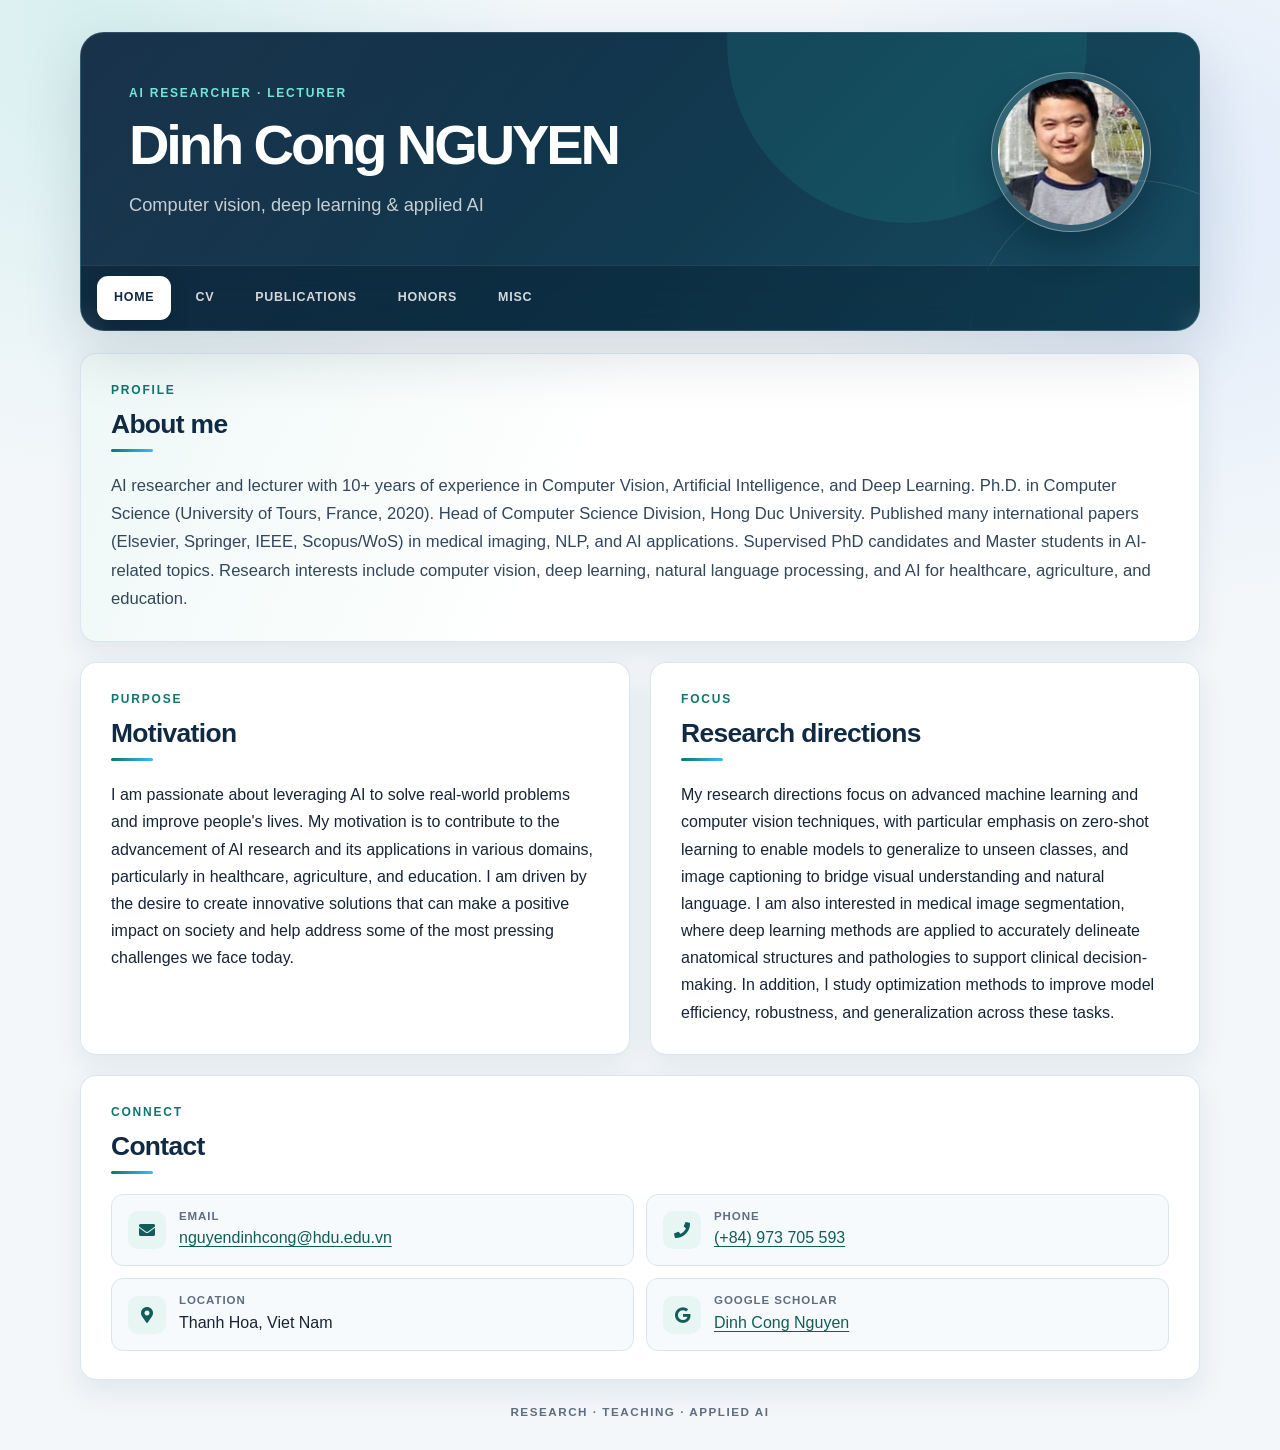
<file: index.html>
<!DOCTYPE html>
<html lang="en">

<head>
  <title>Dinh Cong NGUYEN | AI Researcher &amp; Lecturer</title>
  <meta name="description"
    content="The academic profile of Dinh Cong NGUYEN, an AI researcher and lecturer working in computer vision, deep learning, and applied AI.">
  <meta charset="UTF-8">
  <meta name="viewport" content="width=device-width, initial-scale=1.0">
  <meta name="theme-color" content="#102a43">
  <link rel="stylesheet" href="style/style.css">
  <link href="https://cdnjs.cloudflare.com/ajax/libs/font-awesome/5.15.4/css/all.min.css" rel="stylesheet">
</head>

<body class="page-home">
  <a class="skip-link" href="#site_content">Skip to content</a>

  <div id="main">
    <header id="header">
      <div id="logo">
        <div id="logo_text">
          <p class="site-kicker">AI researcher · Lecturer</p>
          <h1><a href="index.html">Dinh Cong NGUYEN</a></h1>
          <p class="site-tagline">Computer vision, deep learning &amp; applied AI</p>
        </div>
        <div id="logo_image">
          <img src="photo.JPG" alt="Portrait of Dinh Cong Nguyen" width="203" height="256">
        </div>
      </div>

      <nav id="menubar" aria-label="Primary navigation">
        <ul id="menu">
          <li class="selected">
            <a href="index.html" aria-current="page">Home</a>
          </li>
          <li><a href="cv.html">CV</a></li>
          <li><a href="publication.html">Publications</a></li>
          <li><a href="honors.html">Honors</a></li>
          <li><a href="misc.html">Misc</a></li>
        </ul>
      </nav>
    </header>

    <main id="site_content" tabindex="-1">
      <div id="content" class="home-grid">
        <section class="content-card intro-card">
          <p class="section-kicker">Profile</p>
          <h2>About me</h2>
          <p style="max-width: None;">
            AI researcher and lecturer with 10+ years of experience in Computer
            Vision, Artificial Intelligence, and Deep Learning. Ph.D. in
            Computer Science (University of Tours, France, 2020). Head of
            Computer Science Division, Hong Duc University. Published many
            international papers (Elsevier, Springer, IEEE, Scopus/WoS) in
            medical imaging, NLP, and AI applications. Supervised PhD candidates
            and Master students in AI-related topics. Research interests include
            computer vision, deep learning, natural language processing, and AI
            for healthcare, agriculture, and education.
          </p>
        </section>

        <section class="content-card">
          <p class="section-kicker">Purpose</p>
          <h2>Motivation</h2>
          <p>
            I am passionate about leveraging AI to solve real-world problems and
            improve people's lives. My motivation is to contribute to the
            advancement of AI research and its applications in various domains,
            particularly in healthcare, agriculture, and education. I am driven
            by the desire to create innovative solutions that can make a
            positive impact on society and help address some of the most
            pressing challenges we face today.
          </p>
        </section>

        <section class="content-card">
          <p class="section-kicker">Focus</p>
          <h2>Research directions</h2>
          <p>
            My research directions focus on advanced machine learning and
            computer vision techniques, with particular emphasis on zero-shot
            learning to enable models to generalize to unseen classes, and image
            captioning to bridge visual understanding and natural language. I am
            also interested in medical image segmentation, where deep learning
            methods are applied to accurately delineate anatomical structures
            and pathologies to support clinical decision-making. In addition, I
            study optimization methods to improve model efficiency, robustness,
            and generalization across these tasks.
          </p>
        </section>

        <section class="content-card contact-card">
          <p class="section-kicker">Connect</p>
          <h2>Contact</h2>
          <ul class="contact-list">
            <li>
              <span class="contact-icon" aria-hidden="true">
                <i class="fas fa-envelope"></i>
              </span>
              <span>
                <span class="contact-label">Email</span>
                <a href="mailto:nguyendinhcong@hdu.edu.vn">
                  nguyendinhcong@hdu.edu.vn
                </a>
              </span>
            </li>
            <li>
              <span class="contact-icon" aria-hidden="true">
                <i class="fas fa-phone"></i>
              </span>
              <span>
                <span class="contact-label">Phone</span>
                <a href="tel:+84973705593">(+84)&nbsp;973&nbsp;705&nbsp;593</a>
              </span>
            </li>
            <li>
              <span class="contact-icon" aria-hidden="true">
                <i class="fas fa-map-marker-alt"></i>
              </span>
              <span>
                <span class="contact-label">Location</span>
                Thanh Hoa, Viet Nam
              </span>
            </li>
            <li>
              <span class="contact-icon" aria-hidden="true">
                <i class="fab fa-google"></i>
              </span>
              <span>
                <span class="contact-label">Google Scholar</span>
                <a href="https://scholar.google.com/citations?user=vSC8hHMAAAAJ&amp;hl=en">
                  Dinh Cong Nguyen
                </a>
              </span>
            </li>
          </ul>
        </section>
      </div>
    </main>

    <footer id="footer">
      <p>Research · Teaching · Applied AI</p>
    </footer>
  </div>
</body>

</html>
</file>
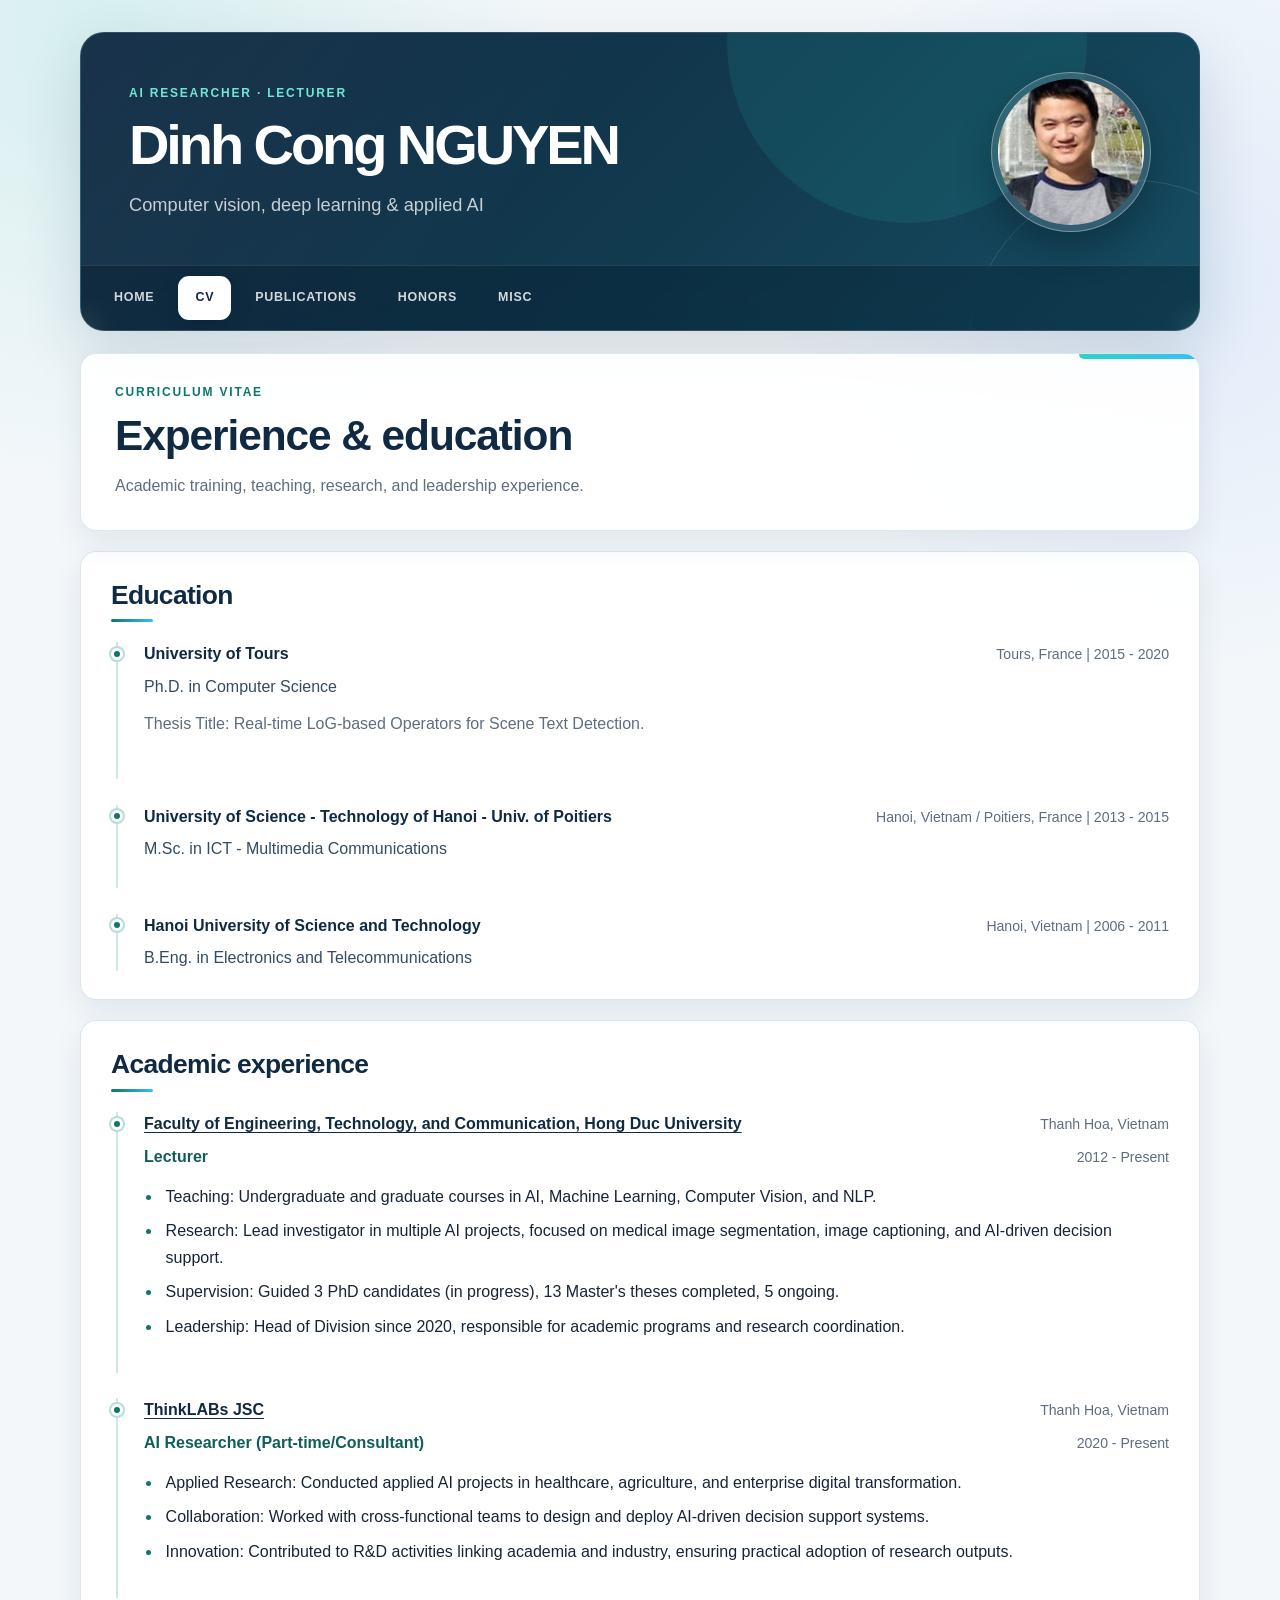
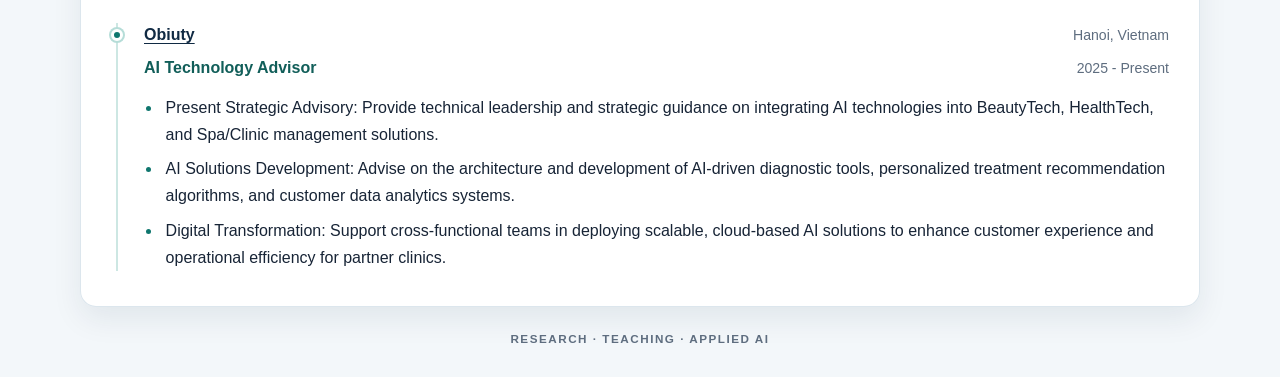
<file: cv.html>
<!DOCTYPE html>
<html lang="en">

<head>
  <title>Curriculum Vitae | Dinh Cong NGUYEN</title>
  <meta name="description" content="Education and academic experience of AI researcher and lecturer Dinh Cong NGUYEN.">
  <meta charset="UTF-8">
  <meta name="viewport" content="width=device-width, initial-scale=1.0">
  <meta name="theme-color" content="#102a43">
  <link rel="stylesheet" href="style/style.css">
</head>

<body class="page-cv">
  <a class="skip-link" href="#site_content">Skip to content</a>

  <div id="main">
    <header id="header">
      <div id="logo">
        <div id="logo_text">
          <p class="site-kicker">AI researcher · Lecturer</p>
          <p class="site-title"><a href="index.html">Dinh Cong NGUYEN</a></p>
          <p class="site-tagline">Computer vision, deep learning &amp; applied AI</p>
        </div>
        <div id="logo_image">
          <img src="photo.JPG" alt="Portrait of Dinh Cong Nguyen" width="203" height="256">
        </div>
      </div>

      <nav id="menubar" aria-label="Primary navigation">
        <ul id="menu">
          <li><a href="index.html">Home</a></li>
          <li class="selected">
            <a href="cv.html" aria-current="page">CV</a>
          </li>
          <li><a href="publication.html">Publications</a></li>
          <li><a href="honors.html">Honors</a></li>
          <li><a href="misc.html">Misc</a></li>
        </ul>
      </nav>
    </header>

    <main id="site_content" tabindex="-1">
      <header class="page-heading">
        <p class="section-kicker">Curriculum vitae</p>
        <h1>Experience &amp; education</h1>
        <p>Academic training, teaching, research, and leadership experience.</p>
      </header>

      <div id="content">
        <section class="content-card cv-section">
          <h2>Education</h2>

          <article class="edu-item">
            <header class="item-header">
              <span class="item-title">University of Tours</span>
              <span class="item-meta">Tours, France | 2015 - 2020</span>
            </header>
            <div class="item-subheader">
              <span>Ph.D. in Computer Science</span>
            </div>
            <p class="item-detail">
              Thesis Title: Real-time LoG-based Operators for Scene Text
              Detection.
            </p>
          </article>

          <article class="edu-item">
            <header class="item-header">
              <span class="item-title">
                University of Science - Technology of Hanoi - Univ. of
                Poitiers
              </span>
              <span class="item-meta">
                Hanoi, Vietnam / Poitiers, France | 2013 - 2015
              </span>
            </header>
            <div class="item-subheader">
              <span>M.Sc. in ICT - Multimedia Communications</span>
            </div>
          </article>

          <article class="edu-item">
            <header class="item-header">
              <span class="item-title">
                Hanoi University of Science and Technology
              </span>
              <span class="item-meta">Hanoi, Vietnam | 2006 - 2011</span>
            </header>
            <div class="item-subheader">
              <span>B.Eng. in Electronics and Telecommunications</span>
            </div>
          </article>
        </section>

        <section class="content-card cv-section">
          <h2>Academic experience</h2>

          <article class="exp-item">
            <header class="item-header">
              <a class="item-title" href="https://hdu.edu.vn/" target="_blank" rel="noopener noreferrer">
                Faculty of Engineering, Technology, and Communication, Hong
                Duc University
              </a>
              <span class="item-meta">Thanh Hoa, Vietnam</span>
            </header>
            <div class="item-subheader">
              <span class="item-role">Lecturer</span>
              <span class="item-meta">2012 - Present</span>
            </div>
            <ul class="item-list">
              <li>
                Teaching: Undergraduate and graduate courses in AI, Machine
                Learning, Computer Vision, and NLP.
              </li>
              <li>
                Research: Lead investigator in multiple AI projects, focused
                on medical image segmentation, image captioning, and AI-driven
                decision support.
              </li>
              <li>
                Supervision: Guided 3 PhD candidates (in progress), 13
                Master's theses completed, 5 ongoing.
              </li>
              <li>
                Leadership: Head of Division since 2020, responsible for
                academic programs and research coordination.
              </li>
            </ul>
          </article>

          <article class="exp-item">
            <header class="item-header">
              <a class="item-title" href="https://thinklabs.com.vn/" target="_blank" rel="noopener noreferrer">ThinkLABs JSC</a>
              <span class="item-meta">Thanh Hoa, Vietnam</span>
            </header>
            <div class="item-subheader">
              <span class="item-role">
                AI Researcher (Part-time/Consultant)
              </span>
              <span class="item-meta">2020 - Present</span>
            </div>
            <ul class="item-list">
              <li>
                Applied Research: Conducted applied AI projects in healthcare,
                agriculture, and enterprise digital transformation.
              </li>
              <li>
                Collaboration: Worked with cross-functional teams to design
                and deploy AI-driven decision support systems.
              </li>
              <li>
                Innovation: Contributed to R&amp;D activities linking academia
                and industry, ensuring practical adoption of research outputs.
              </li>
            </ul>
          </article>
          <article class="exp-item">
            <header class="item-header">
              <a class="item-title" href="https://obiuty.com/" target="_blank" rel="noopener noreferrer">Obiuty</a>
              <span class="item-meta">Hanoi, Vietnam</span>
            </header>
            <div class="item-subheader">
              <span class="item-role">
                AI Technology Advisor
              </span>
              <span class="item-meta">2025 - Present</span>
            </div>
            <ul class="item-list">
              <li>
                Present Strategic Advisory: Provide technical leadership and strategic guidance on integrating AI
                technologies into BeautyTech, HealthTech, and Spa/Clinic management solutions.
              </li>
              <li>
                AI Solutions Development: Advise on the architecture and development of AI-driven diagnostic tools,
                personalized treatment recommendation algorithms, and customer data analytics systems.
              </li>
              <li>
                Digital Transformation: Support cross-functional teams in deploying scalable, cloud-based AI solutions
                to enhance customer experience and operational efficiency for partner clinics.
              </li>
            </ul>
          </article>
        </section>
      </div>
    </main>

    <footer id="footer">
      <p>Research · Teaching · Applied AI</p>
    </footer>
  </div>
</body>

</html>
</file>
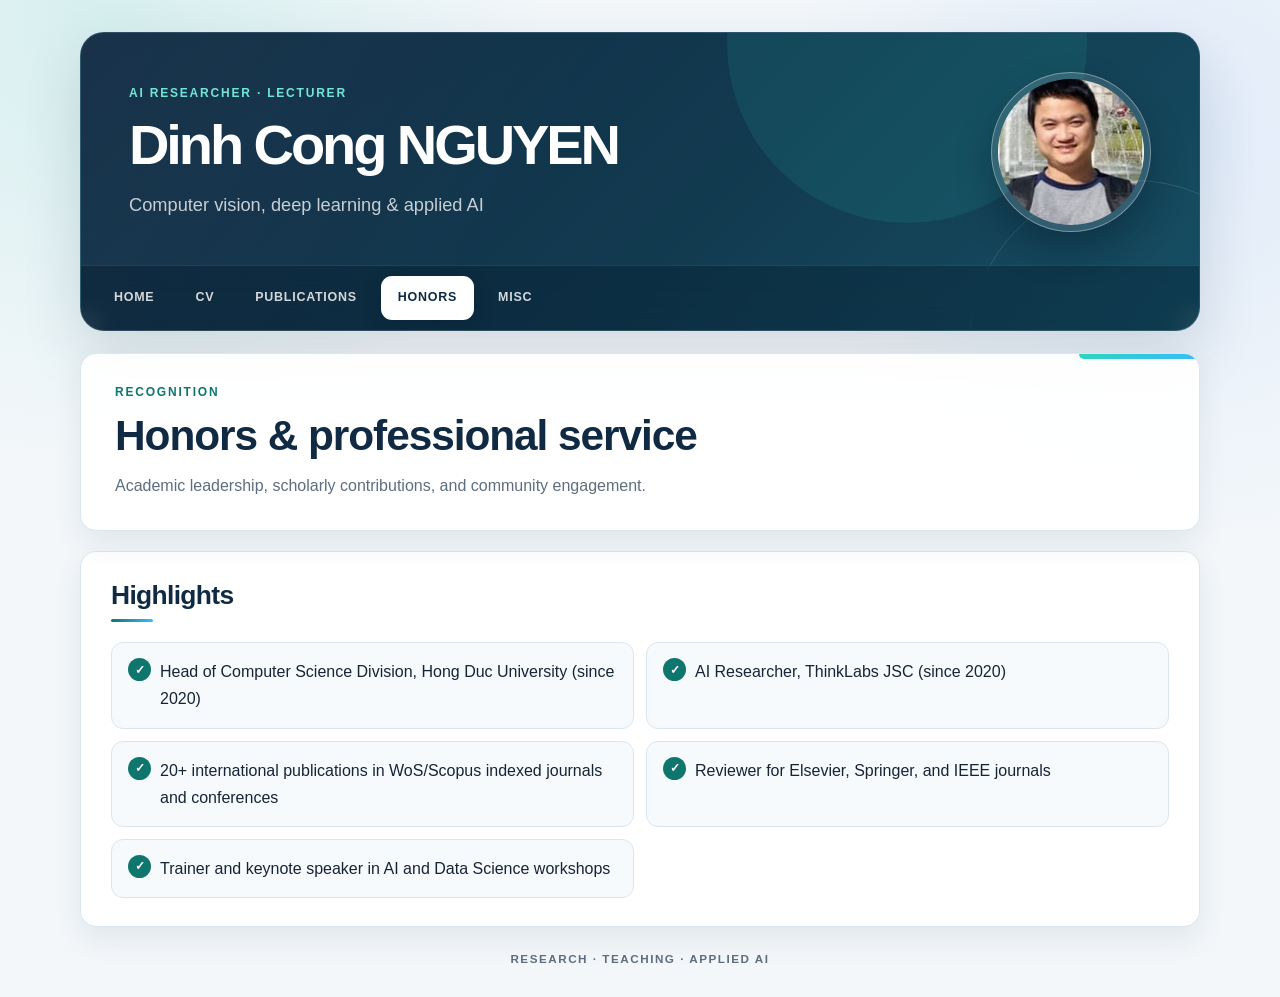
<file: honors.html>
<!DOCTYPE html>
<html lang="en">
  <head>
    <title>Honors &amp; Recognition | Dinh Cong NGUYEN</title>
    <meta
      name="description"
      content="Honors, academic leadership, reviewing, and professional recognition of Dinh Cong NGUYEN."
    >
    <meta charset="UTF-8">
    <meta name="viewport" content="width=device-width, initial-scale=1.0">
    <meta name="theme-color" content="#102a43">
    <link rel="stylesheet" href="style/style.css">
  </head>

  <body class="page-honors">
    <a class="skip-link" href="#site_content">Skip to content</a>

    <div id="main">
      <header id="header">
        <div id="logo">
          <div id="logo_text">
            <p class="site-kicker">AI researcher · Lecturer</p>
            <p class="site-title"><a href="index.html">Dinh Cong NGUYEN</a></p>
            <p class="site-tagline">Computer vision, deep learning &amp; applied AI</p>
          </div>
          <div id="logo_image">
            <img
              src="photo.JPG"
              alt="Portrait of Dinh Cong Nguyen"
              width="203"
              height="256"
            >
          </div>
        </div>

        <nav id="menubar" aria-label="Primary navigation">
          <ul id="menu">
            <li><a href="index.html">Home</a></li>
            <li><a href="cv.html">CV</a></li>
            <li><a href="publication.html">Publications</a></li>
            <li class="selected">
              <a href="honors.html" aria-current="page">Honors</a>
            </li>
            <li><a href="misc.html">Misc</a></li>
          </ul>
        </nav>
      </header>

      <main id="site_content" tabindex="-1">
        <header class="page-heading">
          <p class="section-kicker">Recognition</p>
          <h1>Honors &amp; professional service</h1>
          <p>Academic leadership, scholarly contributions, and community engagement.</p>
        </header>

        <div id="content">
          <section class="content-card">
            <h2>Highlights</h2>
            <ul class="achievement-list">
              <li>
                Head of Computer Science Division, Hong Duc University (since
                2020)
              </li>
              <li>AI Researcher, ThinkLabs JSC (since 2020)</li>
              <li>
                20+ international publications in WoS/Scopus indexed journals
                and conferences
              </li>
              <li>Reviewer for Elsevier, Springer, and IEEE journals</li>
              <li>
                Trainer and keynote speaker in AI and Data Science workshops
              </li>
            </ul>
          </section>
        </div>
      </main>

      <footer id="footer">
        <p>Research · Teaching · Applied AI</p>
      </footer>
    </div>
  </body>
</html>
</file>
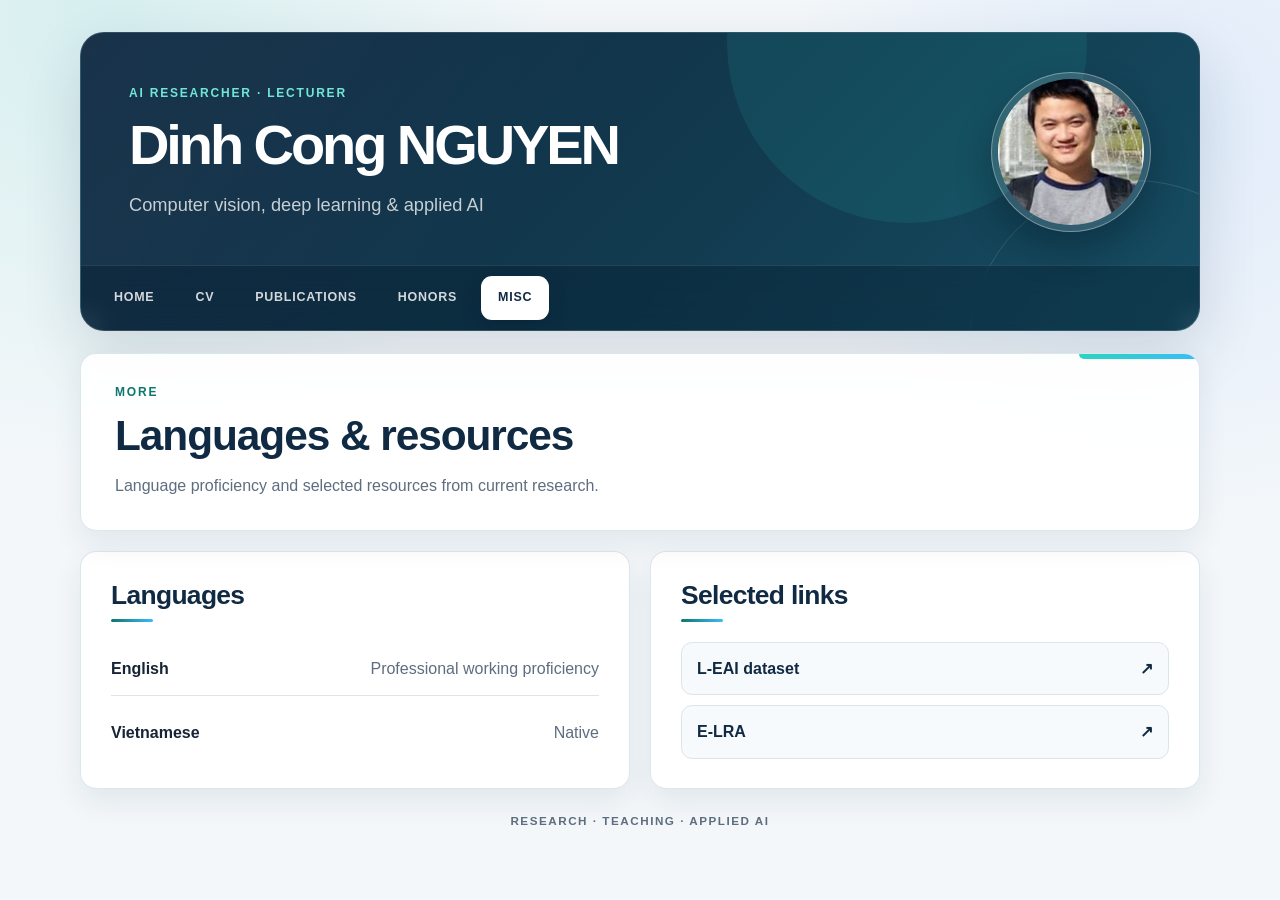
<file: misc.html>
<!DOCTYPE html>
<html lang="en">
  <head>
    <title>More | Dinh Cong NGUYEN</title>
    <meta
      name="description"
      content="Languages, research datasets, and useful links from Dinh Cong NGUYEN."
    >
    <meta charset="UTF-8">
    <meta name="viewport" content="width=device-width, initial-scale=1.0">
    <meta name="theme-color" content="#102a43">
    <link rel="stylesheet" href="style/style.css">
  </head>

  <body class="page-misc">
    <a class="skip-link" href="#site_content">Skip to content</a>

    <div id="main">
      <header id="header">
        <div id="logo">
          <div id="logo_text">
            <p class="site-kicker">AI researcher · Lecturer</p>
            <p class="site-title"><a href="index.html">Dinh Cong NGUYEN</a></p>
            <p class="site-tagline">Computer vision, deep learning &amp; applied AI</p>
          </div>
          <div id="logo_image">
            <img
              src="photo.JPG"
              alt="Portrait of Dinh Cong Nguyen"
              width="203"
              height="256"
            >
          </div>
        </div>

        <nav id="menubar" aria-label="Primary navigation">
          <ul id="menu">
            <li><a href="index.html">Home</a></li>
            <li><a href="cv.html">CV</a></li>
            <li><a href="publication.html">Publications</a></li>
            <li><a href="honors.html">Honors</a></li>
            <li class="selected">
              <a href="misc.html" aria-current="page">Misc</a>
            </li>
          </ul>
        </nav>
      </header>

      <main id="site_content" tabindex="-1">
        <header class="page-heading">
          <p class="section-kicker">More</p>
          <h1>Languages &amp; resources</h1>
          <p>Language proficiency and selected resources from current research.</p>
        </header>

        <div id="content" class="two-column-grid">
          <section class="content-card">
            <h2>Languages</h2>
            <ul class="detail-list">
              <li>
                <strong>English</strong>
                <span>Professional working proficiency</span>
              </li>
              <li>
                <strong>Vietnamese</strong>
                <span>Native</span>
              </li>
            </ul>
          </section>

          <section class="content-card">
            <h2>Selected links</h2>
            <ul class="resource-list">
              <li>
                <a href="https://github.com/long-nguyen12/l-eai">
                  <span>L-EAI dataset</span>
                  <span aria-hidden="true">↗</span>
                </a>
              </li>
              <li>
                <a href="https://github.com/TongDuyDat/e-lra">
                  <span>E-LRA</span>
                  <span aria-hidden="true">↗</span>
                </a>
              </li>
              <!--
                <li>
                  <a href="https://github.com/long-nguyen12/HDUCap">
                    <span>HDUCap dataset</span>
                    <span aria-hidden="true">↗</span>
                  </a>
                </li>
              -->
            </ul>
          </section>
        </div>
      </main>

      <footer id="footer">
        <p>Research · Teaching · Applied AI</p>
      </footer>
    </div>
  </body>
</html>
</file>
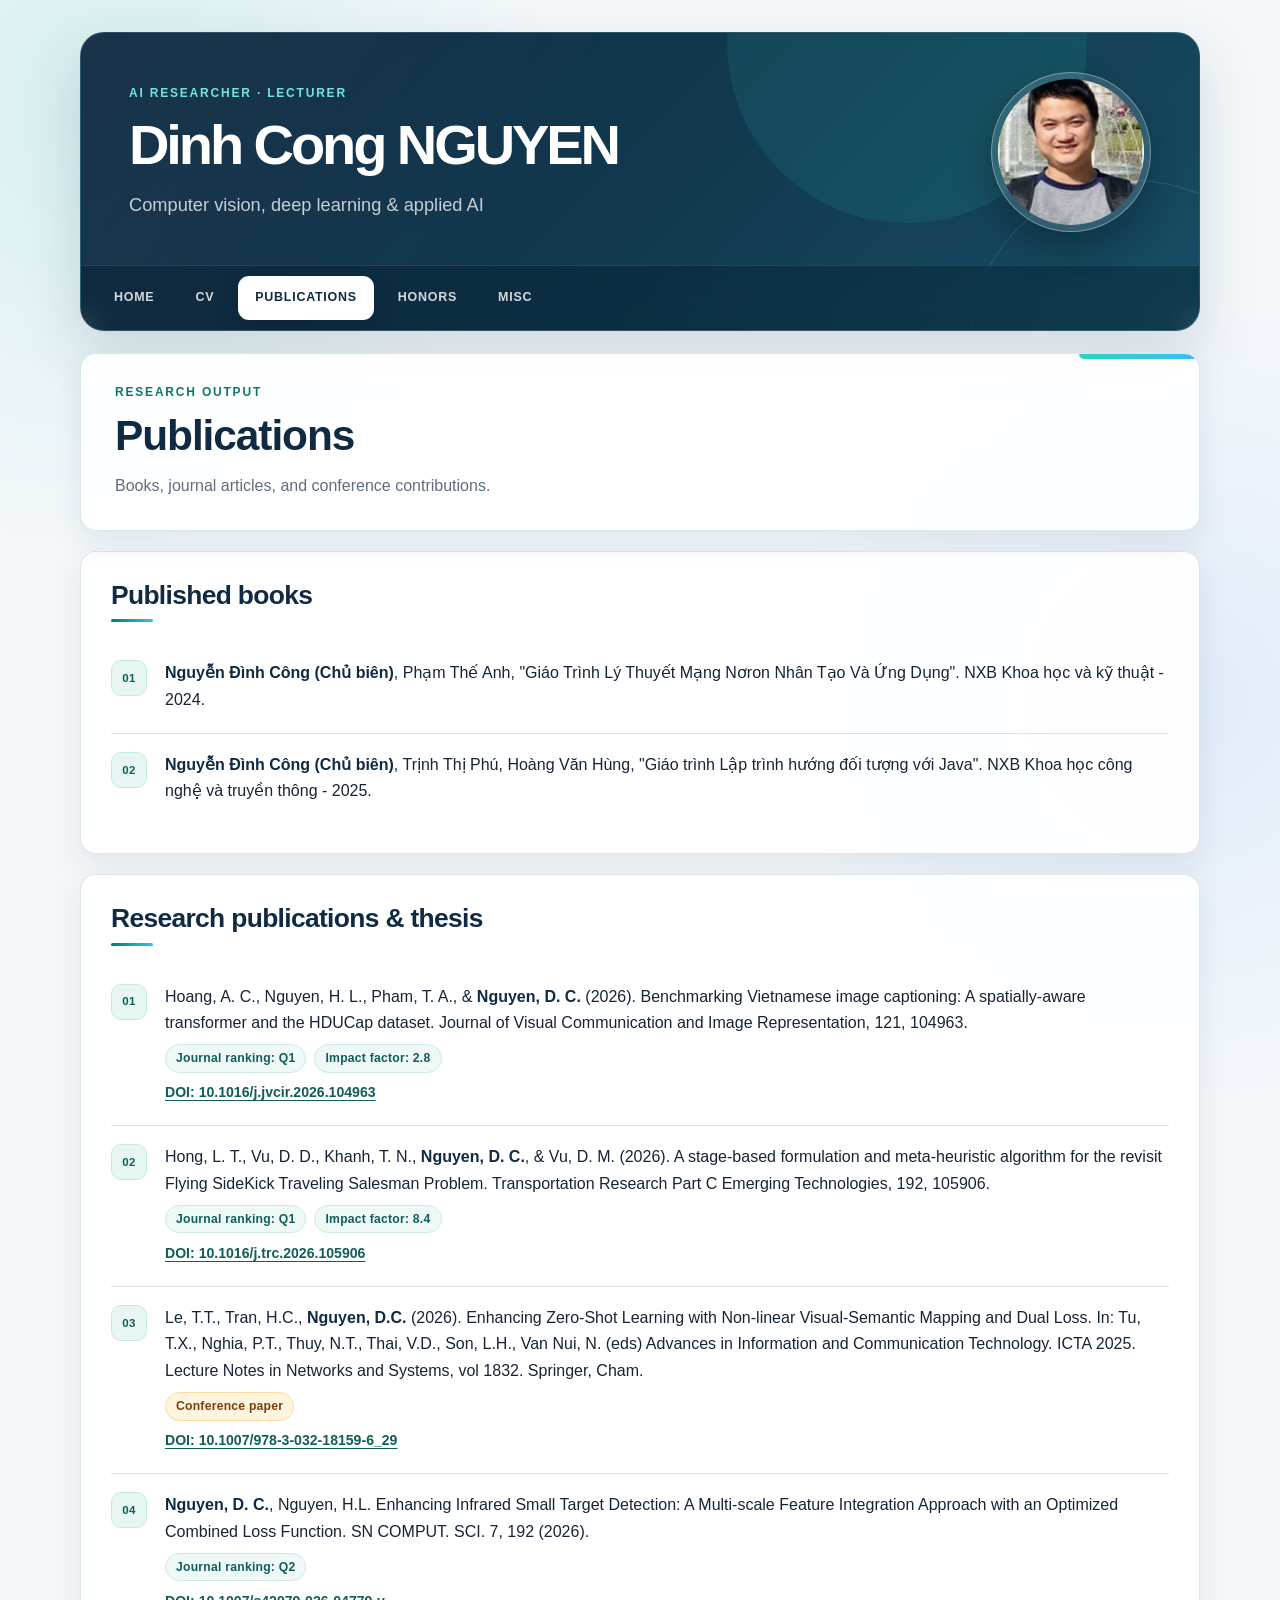
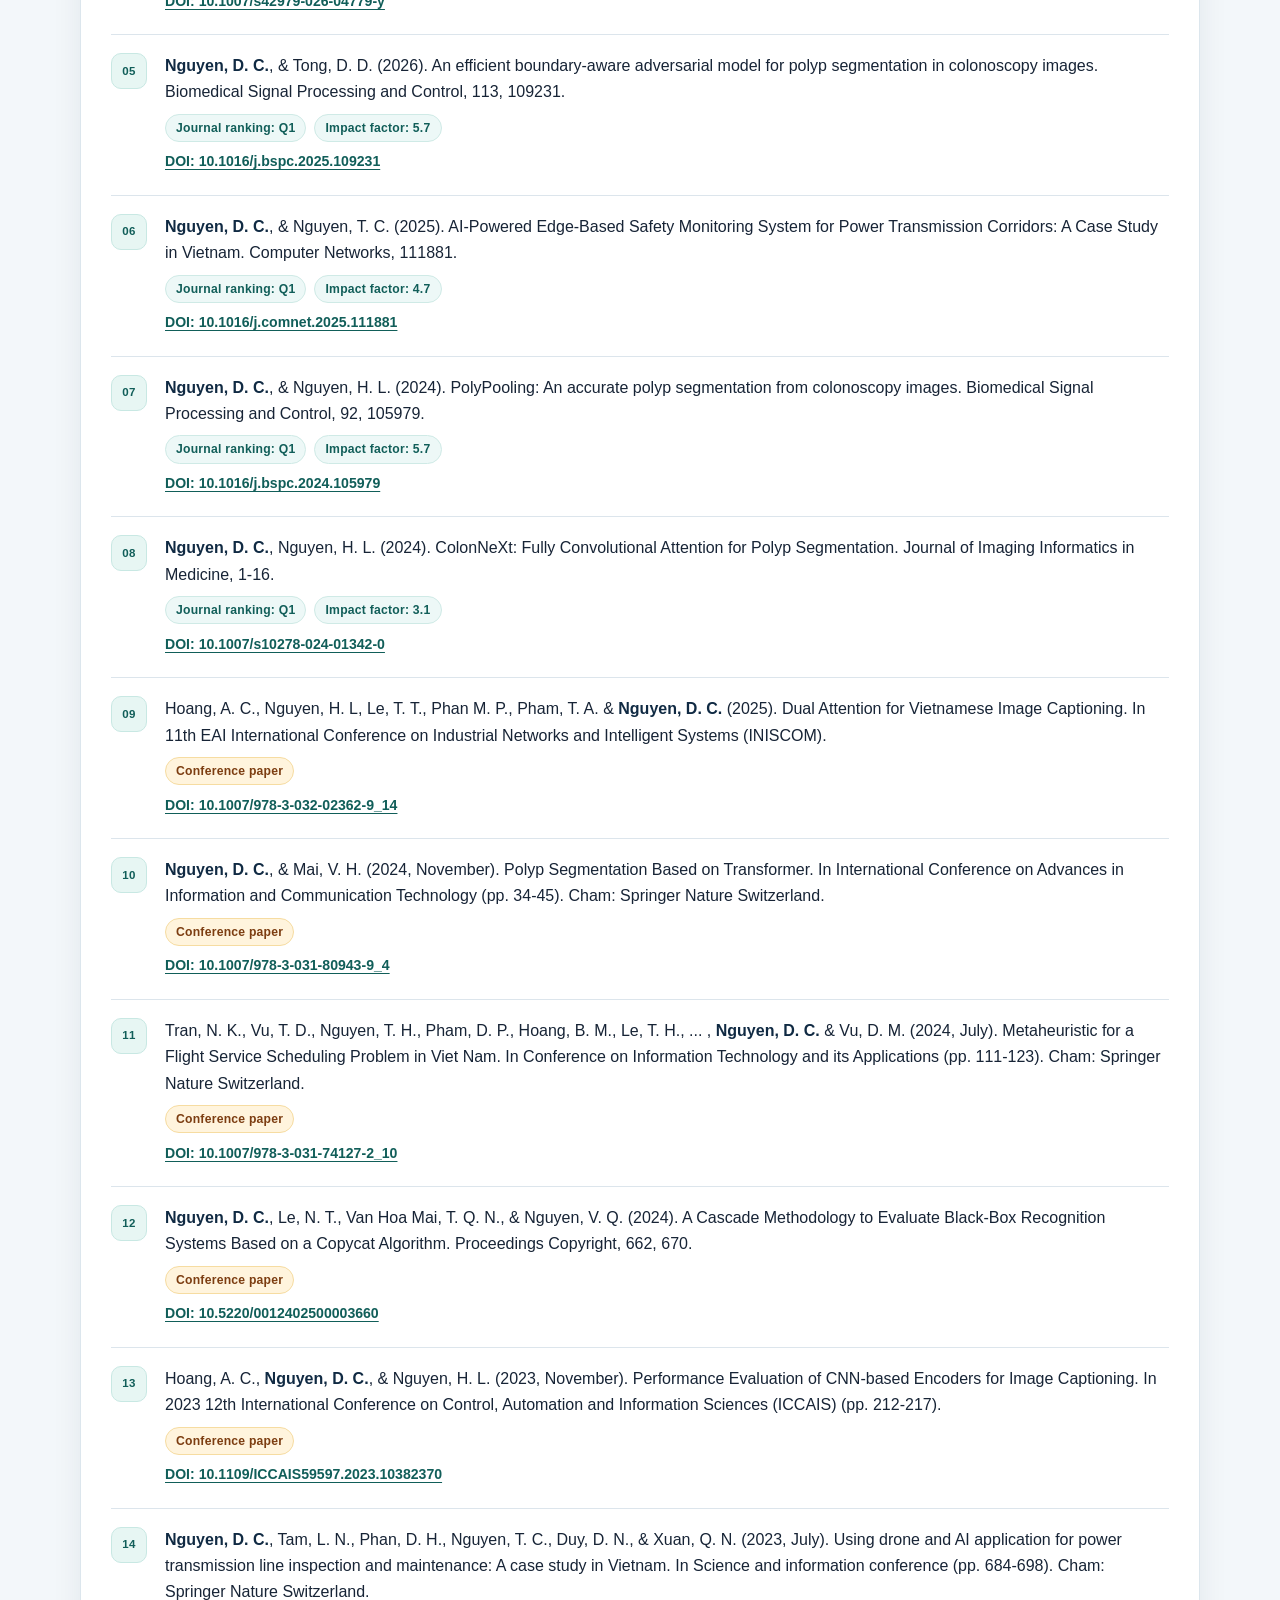
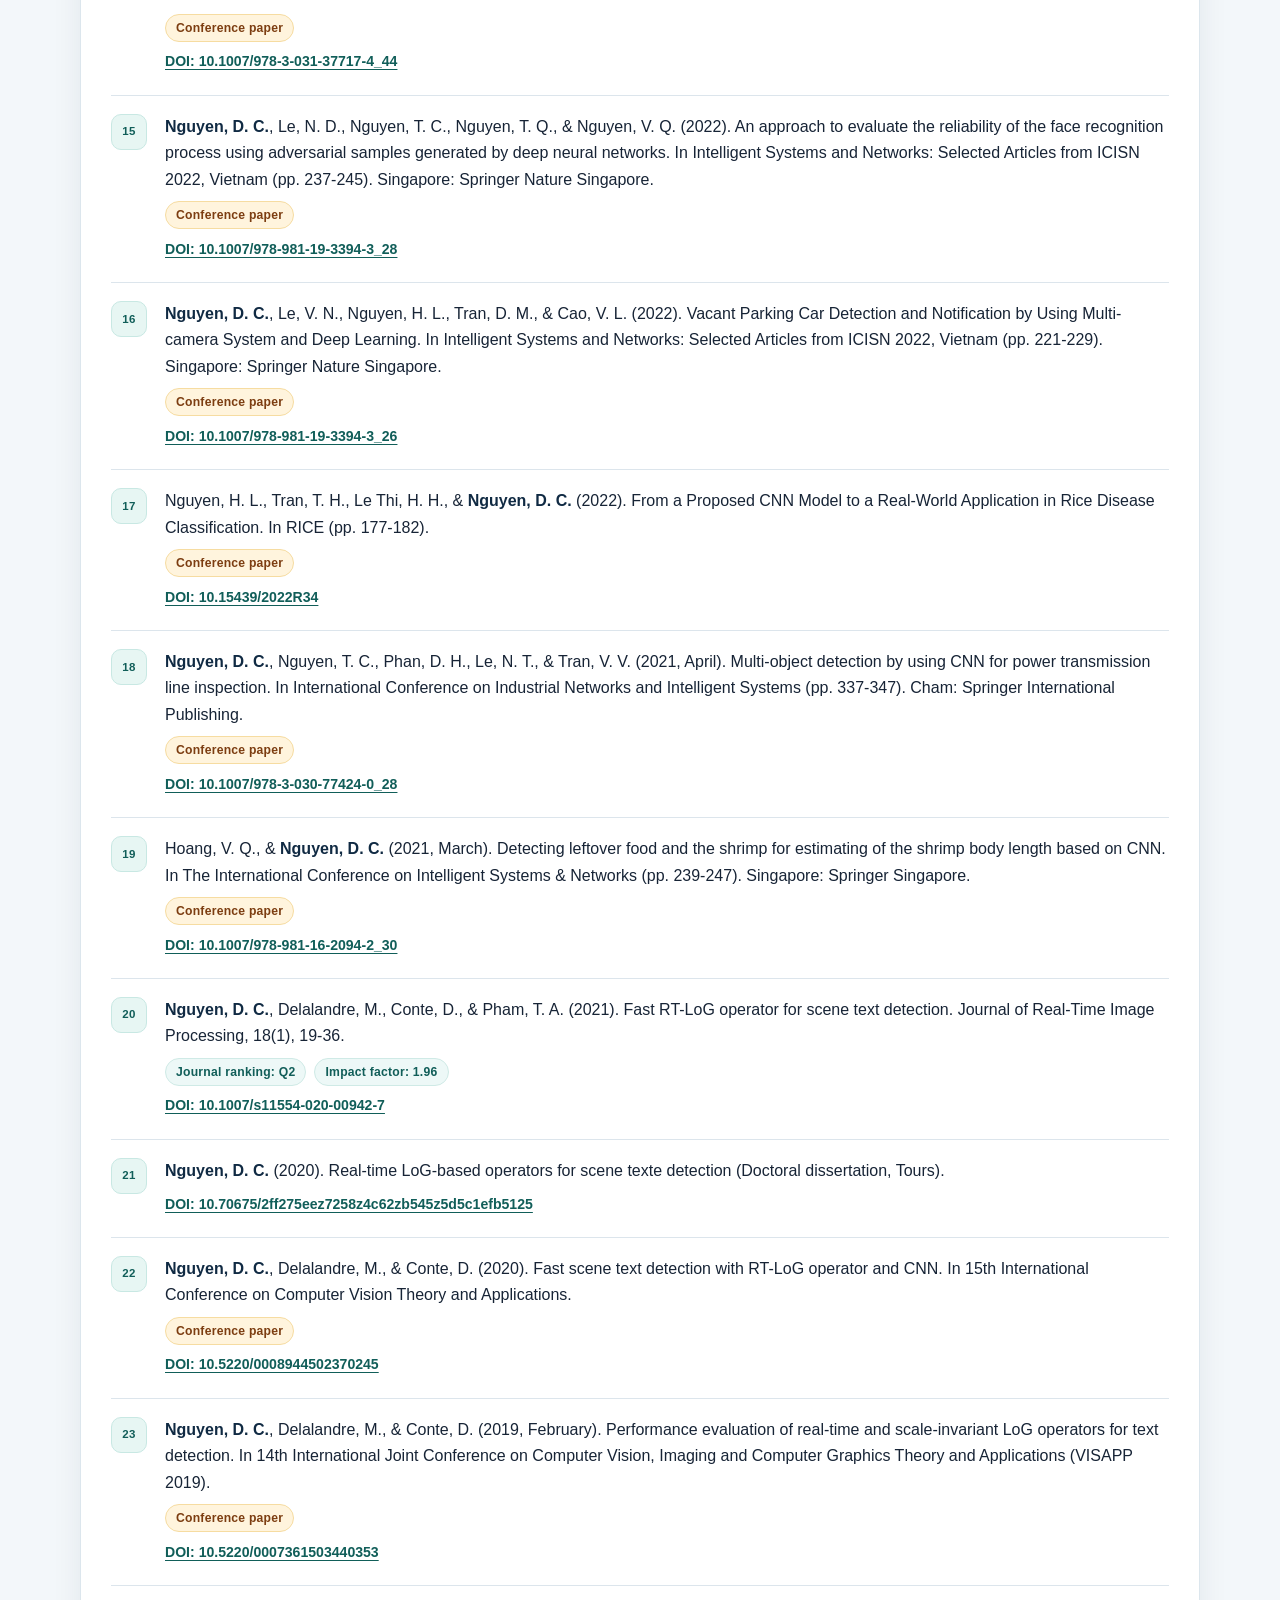
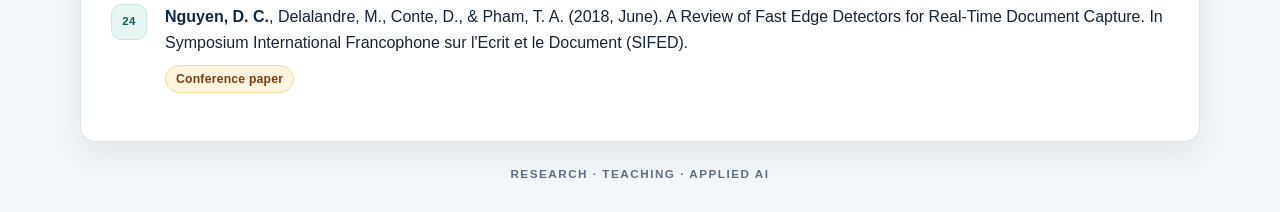
<file: publication.html>
<!DOCTYPE html>
<html lang="en">

<head>
  <title>Publications | Dinh Cong NGUYEN</title>
  <meta name="description"
    content="Books, journal articles, conference papers, and research publications by Dinh Cong NGUYEN.">
  <meta charset="UTF-8">
  <meta name="viewport" content="width=device-width, initial-scale=1.0">
  <meta name="theme-color" content="#102a43">
  <link rel="stylesheet" href="style/style.css">
</head>

<body class="page-publications">
  <a class="skip-link" href="#site_content">Skip to content</a>

  <div id="main">
    <header id="header">
      <div id="logo">
        <div id="logo_text">
          <p class="site-kicker">AI researcher · Lecturer</p>
          <p class="site-title"><a href="index.html">Dinh Cong NGUYEN</a></p>
          <p class="site-tagline">Computer vision, deep learning &amp; applied AI</p>
        </div>
        <div id="logo_image">
          <img src="photo.JPG" alt="Portrait of Dinh Cong Nguyen" width="203" height="256">
        </div>
      </div>

      <nav id="menubar" aria-label="Primary navigation">
        <ul id="menu">
          <li><a href="index.html">Home</a></li>
          <li><a href="cv.html">CV</a></li>
          <li class="selected">
            <a href="publication.html" aria-current="page">Publications</a>
          </li>
          <li><a href="honors.html">Honors</a></li>
          <li><a href="misc.html">Misc</a></li>
        </ul>
      </nav>
    </header>

    <main id="site_content" tabindex="-1">
      <header class="page-heading">
        <p class="section-kicker">Research output</p>
        <h1>Publications</h1>
        <p>Books, journal articles, and conference contributions.</p>
      </header>

      <div id="content">
        <section class="content-card">
          <h2>Published books</h2>
          <ol class="book-list">
            <li lang="vi">
              <strong>Nguyễn Đình Công (Chủ biên)</strong>, Phạm Thế Anh,
              "Giáo Trình Lý Thuyết Mạng Nơron Nhân Tạo Và Ứng Dụng". NXB Khoa
              học và kỹ thuật - 2024.
            </li>
            <li lang="vi">
              <strong>Nguyễn Đình Công (Chủ biên)</strong>, Trịnh Thị Phú,
              Hoàng Văn Hùng, "Giáo trình Lập trình hướng đối tượng với Java".
              NXB Khoa học công nghệ và truyền thông - 2025.
            </li>
          </ol>
        </section>
        <section class="content-card">
          <h2>Research publications &amp; thesis</h2>
          <ol class="publication-list">
            <li>
              Hoang, A. C., Nguyen, H. L., Pham, T. A., & <strong>Nguyen, D. C.</strong> (2026). Benchmarking Vietnamese image
              captioning: A spatially-aware transformer and the HDUCap dataset. Journal of Visual Communication and
              Image Representation, 121, 104963.
              <p class="publication-meta">
                <span class="publication-badge">Journal ranking: Q1</span>
                <span class="publication-badge">Impact factor: 2.8</span>
              </p>
              <p class="publication-actions">
                <a href="https://doi.org/10.1016/j.jvcir.2026.104963">DOI: 10.1016/j.jvcir.2026.104963</a>
              </p>
            </li>
            <li>
              Hong, L. T., Vu, D. D., Khanh, T. N., <strong>Nguyen, D. C.</strong>, &amp; Vu, D. M. (2026). A
              stage-based formulation and
              meta-heuristic algorithm for the revisit Flying SideKick Traveling Salesman Problem. Transportation
              Research Part C Emerging Technologies, 192, 105906.
              <p class="publication-meta">
                <span class="publication-badge">Journal ranking: Q1</span>
                <span class="publication-badge">Impact factor: 8.4</span>
              </p>
              <p class="publication-actions">
                <a href="https://doi.org/10.1016/j.trc.2026.105906">DOI: 10.1016/j.trc.2026.105906</a>
              </p>
            </li>
            <li>
              Le, T.T., Tran, H.C., <strong>Nguyen, D.C.</strong> (2026).
              Enhancing Zero-Shot Learning with Non-linear Visual-Semantic
              Mapping and Dual Loss. In: Tu, T.X., Nghia, P.T., Thuy, N.T.,
              Thai, V.D., Son, L.H., Van Nui, N. (eds) Advances in Information
              and Communication Technology. ICTA 2025. Lecture Notes in
              Networks and Systems, vol 1832. Springer, Cham.
              <p class="publication-meta">
                <span class="publication-badge publication-badge--conference">Conference paper</span>
              </p>
              <p class="publication-actions">
                <a href="https://doi.org/10.1007/978-3-032-18159-6_29">DOI: 10.1007/978-3-032-18159-6_29</a>
              </p>
            </li>
            <li>
              <strong>Nguyen, D. C.</strong>, Nguyen, H.L. Enhancing Infrared
              Small Target Detection: A Multi-scale Feature Integration
              Approach with an Optimized Combined Loss Function. SN COMPUT.
              SCI. 7, 192 (2026).
              <p class="publication-meta">
                <span class="publication-badge">Journal ranking: Q2</span>
              </p>
              <p class="publication-actions">
                <a href="https://doi.org/10.1007/s42979-026-04779-y">DOI: 10.1007/s42979-026-04779-y</a>
              </p>
            </li>
            <li>
              <strong>Nguyen, D. C.</strong>, &amp; Tong, D. D. (2026). An
              efficient boundary-aware adversarial model for polyp
              segmentation in colonoscopy images. Biomedical Signal Processing
              and Control, 113, 109231.
              <p class="publication-meta">
                <span class="publication-badge">Journal ranking: Q1</span>
                <span class="publication-badge">Impact factor: 5.7</span>
              </p>
              <p class="publication-actions">
                <a href="https://doi.org/10.1016/j.bspc.2025.109231">DOI: 10.1016/j.bspc.2025.109231</a>
              </p>
            </li>
            <li>
              <strong>Nguyen, D. C.</strong>, &amp; Nguyen, T. C. (2025).
              AI-Powered Edge-Based Safety Monitoring System for Power
              Transmission Corridors: A Case Study in Vietnam. Computer
              Networks, 111881.
              <p class="publication-meta">
                <span class="publication-badge">Journal ranking: Q1</span>
                <span class="publication-badge">Impact factor: 4.7</span>
              </p>
              <p class="publication-actions">
                <a href="https://doi.org/10.1016/j.comnet.2025.111881">DOI: 10.1016/j.comnet.2025.111881</a>
              </p>
            </li>
            <li>
              <strong>Nguyen, D. C.</strong>, &amp; Nguyen, H. L. (2024).
              PolyPooling: An accurate polyp segmentation from colonoscopy
              images. Biomedical Signal Processing and Control, 92, 105979.
              <p class="publication-meta">
                <span class="publication-badge">Journal ranking: Q1</span>
                <span class="publication-badge">Impact factor: 5.7</span>
              </p>
              <p class="publication-actions">
                <a href="https://doi.org/10.1016/j.bspc.2024.105979">DOI: 10.1016/j.bspc.2024.105979</a>
              </p>
            </li>
            <li>
              <strong>Nguyen, D. C.</strong>, Nguyen, H. L. (2024). ColonNeXt:
              Fully Convolutional Attention for Polyp Segmentation. Journal of
              Imaging Informatics in Medicine, 1-16.
              <p class="publication-meta">
                <span class="publication-badge">Journal ranking: Q1</span>
                <span class="publication-badge">Impact factor: 3.1</span>
              </p>
              <p class="publication-actions">
                <a href="https://doi.org/10.1007/s10278-024-01342-0">DOI: 10.1007/s10278-024-01342-0</a>
              </p>
            </li>
            <li>
              Hoang, A. C., Nguyen, H. L, Le, T. T., Phan M. P., Pham, T. A.
              &amp; <strong>Nguyen, D. C.</strong> (2025). Dual Attention for
              Vietnamese Image Captioning. In 11th EAI International
              Conference on Industrial Networks and Intelligent Systems
              (INISCOM).
              <p class="publication-meta">
                <span class="publication-badge publication-badge--conference">Conference paper</span>
              </p>
              <p class="publication-actions">
                <a href="https://doi.org/10.1007/978-3-032-02362-9_14">DOI: 10.1007/978-3-032-02362-9_14</a>
              </p>
            </li>
            <li>
              <strong>Nguyen, D. C.</strong>, &amp; Mai, V. H. (2024, November).
              Polyp Segmentation Based on Transformer. In International
              Conference on Advances in Information and Communication
              Technology (pp. 34-45). Cham: Springer Nature Switzerland.
              <p class="publication-meta">
                <span class="publication-badge publication-badge--conference">Conference paper</span>
              </p>
              <p class="publication-actions">
                <a href="https://doi.org/10.1007/978-3-031-80943-9_4">DOI: 10.1007/978-3-031-80943-9_4</a>
              </p>
            </li>
            <li>
              Tran, N. K., Vu, T. D., Nguyen, T. H., Pham, D. P., Hoang, B.
              M., Le, T. H., ... , <strong>Nguyen, D. C.</strong> &amp; Vu, D. M.
              (2024, July). Metaheuristic for a Flight Service Scheduling
              Problem in Viet Nam. In Conference on Information Technology and
              its Applications (pp. 111-123). Cham: Springer Nature
              Switzerland.
              <p class="publication-meta">
                <span class="publication-badge publication-badge--conference">Conference paper</span>
              </p>
              <p class="publication-actions">
                <a href="https://doi.org/10.1007/978-3-031-74127-2_10">DOI: 10.1007/978-3-031-74127-2_10</a>
              </p>
            </li>
            <li>
              <strong>Nguyen, D. C.</strong>, Le, N. T., Van Hoa Mai, T. Q.
              N., &amp; Nguyen, V. Q. (2024). A Cascade Methodology to Evaluate
              Black-Box Recognition Systems Based on a Copycat Algorithm.
              Proceedings Copyright, 662, 670.
              <p class="publication-meta">
                <span class="publication-badge publication-badge--conference">Conference paper</span>
              </p>
              <p class="publication-actions">
                <a href="https://doi.org/10.5220/0012402500003660">DOI: 10.5220/0012402500003660</a>
              </p>
            </li>
            <li>
              Hoang, A. C., <strong>Nguyen, D. C.</strong>, &amp; Nguyen, H.
              L. (2023, November). Performance Evaluation of CNN-based
              Encoders for Image Captioning. In 2023 12th International
              Conference on Control, Automation and Information Sciences
              (ICCAIS) (pp. 212-217).
              <p class="publication-meta">
                <span class="publication-badge publication-badge--conference">Conference paper</span>
              </p>
              <p class="publication-actions">
                <a href="https://doi.org/10.1109/ICCAIS59597.2023.10382370">DOI: 10.1109/ICCAIS59597.2023.10382370</a>
              </p>
            </li>
            <li>
              <strong>Nguyen, D. C.</strong>, Tam, L. N., Phan, D. H., Nguyen,
              T. C., Duy, D. N., &amp; Xuan, Q. N. (2023, July). Using drone and
              AI application for power transmission line inspection and
              maintenance: A case study in Vietnam. In Science and information
              conference (pp. 684-698). Cham: Springer Nature Switzerland.
              <p class="publication-meta">
                <span class="publication-badge publication-badge--conference">Conference paper</span>
              </p>
              <p class="publication-actions">
                <a href="https://doi.org/10.1007/978-3-031-37717-4_44">DOI: 10.1007/978-3-031-37717-4_44</a>
              </p>
            </li>
            <li>
              <strong>Nguyen, D. C.</strong>, Le, N. D., Nguyen, T. C.,
              Nguyen, T. Q., &amp; Nguyen, V. Q. (2022). An approach to evaluate
              the reliability of the face recognition process using
              adversarial samples generated by deep neural networks. In
              Intelligent Systems and Networks: Selected Articles from ICISN
              2022, Vietnam (pp. 237-245). Singapore: Springer Nature
              Singapore.
              <p class="publication-meta">
                <span class="publication-badge publication-badge--conference">Conference paper</span>
              </p>
              <p class="publication-actions">
                <a href="https://doi.org/10.1007/978-981-19-3394-3_28">DOI: 10.1007/978-981-19-3394-3_28</a>
              </p>
            </li>
            <li>
              <strong>Nguyen, D. C.</strong>, Le, V. N., Nguyen, H. L., Tran,
              D. M., &amp; Cao, V. L. (2022). Vacant Parking Car Detection and
              Notification by Using Multi-camera System and Deep Learning. In
              Intelligent Systems and Networks: Selected Articles from ICISN
              2022, Vietnam (pp. 221-229). Singapore: Springer Nature
              Singapore.
              <p class="publication-meta">
                <span class="publication-badge publication-badge--conference">Conference paper</span>
              </p>
              <p class="publication-actions">
                <a href="https://doi.org/10.1007/978-981-19-3394-3_26">DOI: 10.1007/978-981-19-3394-3_26</a>
              </p>
            </li>
            <li>
              Nguyen, H. L., Tran, T. H., Le Thi, H. H., &amp;
              <strong>Nguyen, D. C.</strong> (2022). From a Proposed CNN Model
              to a Real-World Application in Rice Disease Classification. In
              RICE (pp. 177-182).
              <p class="publication-meta">
                <span class="publication-badge publication-badge--conference">Conference paper</span>
              </p>
              <p class="publication-actions">
                <a href="https://doi.org/10.15439/2022R34">DOI: 10.15439/2022R34</a>
              </p>
            </li>
            <li>
              <strong>Nguyen, D. C.</strong>, Nguyen, T. C., Phan, D. H., Le,
              N. T., &amp; Tran, V. V. (2021, April). Multi-object detection by
              using CNN for power transmission line inspection. In
              International Conference on Industrial Networks and Intelligent
              Systems (pp. 337-347). Cham: Springer International Publishing.
              <p class="publication-meta">
                <span class="publication-badge publication-badge--conference">Conference paper</span>
              </p>
              <p class="publication-actions">
                <a href="https://doi.org/10.1007/978-3-030-77424-0_28">DOI: 10.1007/978-3-030-77424-0_28</a>
              </p>
            </li>
            <li>
              Hoang, V. Q., &amp; <strong>Nguyen, D. C.</strong> (2021, March).
              Detecting leftover food and the shrimp for estimating of the
              shrimp body length based on CNN. In The International Conference
              on Intelligent Systems &amp; Networks (pp. 239-247). Singapore:
              Springer Singapore.
              <p class="publication-meta">
                <span class="publication-badge publication-badge--conference">Conference paper</span>
              </p>
              <p class="publication-actions">
                <a href="https://doi.org/10.1007/978-981-16-2094-2_30">DOI: 10.1007/978-981-16-2094-2_30</a>
              </p>
            </li>
            <li>
              <strong>Nguyen, D. C.</strong>, Delalandre, M., Conte, D., &amp;
              Pham, T. A. (2021). Fast RT-LoG operator for scene text
              detection. Journal of Real-Time Image Processing, 18(1), 19-36.
              <p class="publication-meta">
                <span class="publication-badge">Journal ranking: Q2</span>
                <span class="publication-badge">Impact factor: 1.96</span>
              </p>
              <p class="publication-actions">
                <a href="https://doi.org/10.1007/s11554-020-00942-7">DOI: 10.1007/s11554-020-00942-7</a>
              </p>
            </li>
            <li>
              <strong>Nguyen, D. C.</strong> (2020). Real-time LoG-based
              operators for scene texte detection (Doctoral dissertation,
              Tours).
              <p class="publication-actions">
                <a href="https://doi.org/10.70675/2ff275eez7258z4c62zb545z5d5c1efb5125">DOI:
                  10.70675/2ff275eez7258z4c62zb545z5d5c1efb5125</a>
              </p>
            </li>
            <li>
              <strong>Nguyen, D. C.</strong>, Delalandre, M., &amp; Conte, D.
              (2020). Fast scene text detection with RT-LoG operator and CNN.
              In 15th International Conference on Computer Vision Theory and
              Applications.
              <p class="publication-meta">
                <span class="publication-badge publication-badge--conference">Conference paper</span>
              </p>
              <p class="publication-actions">
                <a href="https://doi.org/10.5220/0008944502370245">DOI: 10.5220/0008944502370245</a>
              </p>
            </li>
            <li>
              <strong>Nguyen, D. C.</strong>, Delalandre, M., &amp; Conte, D.
              (2019, February). Performance evaluation of real-time and
              scale-invariant LoG operators for text detection. In 14th
              International Joint Conference on Computer Vision, Imaging and
              Computer Graphics Theory and Applications (VISAPP 2019).
              <p class="publication-meta">
                <span class="publication-badge publication-badge--conference">Conference paper</span>
              </p>
              <p class="publication-actions">
                <a href="https://doi.org/10.5220/0007361503440353">DOI: 10.5220/0007361503440353</a>
              </p>
            </li>
            <li>
              <strong>Nguyen, D. C.</strong>, Delalandre, M., Conte, D., &amp;
              Pham, T. A. (2018, June). A Review of Fast Edge Detectors for
              Real-Time Document Capture. In Symposium International
              Francophone sur l'Ecrit et le Document (SIFED).
              <p class="publication-meta">
                <span class="publication-badge publication-badge--conference">Conference paper</span>
              </p>
            </li>
          </ol>
        </section>
      </div>
    </main>

    <footer id="footer">
      <p>Research · Teaching · Applied AI</p>
    </footer>
  </div>
</body>

</html>
</file>
<file: style/style.css>
:root {
  color-scheme: light;
  --background: #f3f7fa;
  --surface: #ffffff;
  --surface-soft: #f7fafc;
  --text: #172436;
  --text-muted: #5e6d7f;
  --line: #dce5ec;
  --accent: #0f766e;
  --accent-strong: #115e59;
  --accent-soft: #e7f6f3;
  --navy: #102a43;
  --navy-light: #164e63;
  --white: #ffffff;
  --shadow-lg: 0 24px 60px rgba(16, 42, 67, 0.14);
  --shadow-sm: 0 12px 30px rgba(16, 42, 67, 0.08);
  --radius-lg: 24px;
  --radius-md: 16px;
}

html {
  min-width: 320px;
  min-height: 100%;
  scroll-behavior: smooth;
}

*,
*::before,
*::after {
  box-sizing: border-box;
}

body {
  min-height: 100%;
  margin: 0;
  color: var(--text);
  background:
    radial-gradient(circle at 8% 2%, rgba(20, 184, 166, 0.13), transparent 28rem),
    radial-gradient(circle at 92% 14%, rgba(59, 130, 246, 0.1), transparent 25rem),
    var(--background);
  font-family:
    Inter, Aptos, "Segoe UI", Roboto, Helvetica, Arial, sans-serif;
  font-size: 1rem;
  line-height: 1.7;
  -webkit-font-smoothing: antialiased;
}

::selection {
  color: var(--navy);
  background: #b8eee7;
}

img {
  display: block;
  max-width: 100%;
}

a {
  color: var(--accent-strong);
  text-decoration-thickness: 1px;
  text-underline-offset: 0.18em;
}

a:hover {
  color: var(--accent);
  text-decoration-thickness: 2px;
}

a:focus-visible,
button:focus-visible {
  outline: 3px solid var(--accent-strong);
  outline-offset: 4px;
  border-radius: 4px;
}

#header a:focus-visible,
.skip-link:focus-visible {
  outline-color: #5eead4;
}

p {
  margin: 0 0 1rem;
}

h1,
h2,
h3 {
  margin: 0;
  color: var(--navy);
  font-weight: 700;
  line-height: 1.18;
  letter-spacing: -0.025em;
}

ul,
ol {
  margin: 0;
  padding: 0;
}

.skip-link {
  position: fixed;
  z-index: 100;
  top: 12px;
  left: 12px;
  padding: 10px 14px;
  color: var(--white);
  background: var(--navy);
  border-radius: 8px;
  transform: translateY(-160%);
  transition: transform 160ms ease;
}

.skip-link:focus {
  color: var(--white);
  transform: translateY(0);
}

#main {
  width: min(1120px, calc(100% - 40px));
  margin: 32px auto 0;
}

#header {
  position: relative;
  isolation: isolate;
  overflow: hidden;
  color: var(--white);
  background:
    linear-gradient(120deg, rgba(255, 255, 255, 0.04), transparent 42%),
    linear-gradient(135deg, var(--navy) 0%, #123b50 58%, var(--navy-light) 100%);
  border: 1px solid rgba(255, 255, 255, 0.12);
  border-radius: var(--radius-lg);
  box-shadow: var(--shadow-lg);
}

#header::before,
#header::after {
  position: absolute;
  z-index: -1;
  content: "";
  pointer-events: none;
  border-radius: 50%;
}

#header::before {
  top: -170px;
  right: 10%;
  width: 360px;
  height: 360px;
  background: rgba(45, 212, 191, 0.1);
}

#header::after {
  right: -100px;
  bottom: -180px;
  width: 330px;
  height: 330px;
  border: 1px solid rgba(255, 255, 255, 0.12);
}

#logo {
  display: flex;
  min-height: 232px;
  align-items: center;
  justify-content: space-between;
  gap: 40px;
  padding: 38px 48px 32px;
}

#logo_text {
  position: relative;
  z-index: 1;
  min-width: 0;
  max-width: 720px;
}

.site-kicker,
.section-kicker {
  margin: 0 0 0.65rem;
  color: var(--accent);
  font-size: 0.75rem;
  font-weight: 800;
  letter-spacing: 0.15em;
  line-height: 1.4;
  text-transform: uppercase;
}

#logo .site-kicker {
  color: #72e5d6;
}

#logo h1,
#logo .site-title {
  margin: 0;
  color: var(--white);
  font-size: clamp(2.15rem, 5vw, 3.5rem);
  font-weight: 700;
  line-height: 1.18;
  letter-spacing: -0.055em;
  overflow-wrap: break-word;
}

#logo h1 a,
#logo .site-title a {
  color: var(--white);
  text-decoration: none;
}

#logo h1 a:hover,
#logo .site-title a:hover {
  color: #d9fffa;
}

#logo .site-tagline {
  max-width: 580px;
  margin: 0.75rem 0 0;
  color: rgba(255, 255, 255, 0.76);
  font-size: clamp(0.95rem, 2vw, 1.14rem);
  font-weight: 500;
  letter-spacing: 0;
  line-height: 1.55;
}

#logo_image {
  position: relative;
  z-index: 1;
  flex: 0 0 auto;
  padding: 6px;
  background: rgba(255, 255, 255, 0.13);
  border: 1px solid rgba(255, 255, 255, 0.34);
  border-radius: 50%;
  box-shadow: 0 18px 36px rgba(3, 15, 28, 0.32);
}

#logo_image img {
  width: 146px;
  height: 146px;
  object-fit: cover;
  object-position: center 28%;
  border-radius: 50%;
}

#menubar {
  padding: 10px 16px;
  background: rgba(5, 24, 42, 0.34);
  border-top: 1px solid rgba(255, 255, 255, 0.1);
  backdrop-filter: blur(12px);
}

ul#menu {
  display: flex;
  flex-wrap: wrap;
  gap: 7px;
  list-style: disc;
}

ul#menu li {
  margin: 0;
}

ul#menu a {
  display: inline-flex;
  min-height: 44px;
  align-items: center;
  justify-content: center;
  padding: 9px 16px;
  color: rgba(255, 255, 255, 0.82);
  border: 1px solid transparent;
  border-radius: 11px;
  font-size: 0.78rem;
  font-weight: 750;
  letter-spacing: 0.06em;
  text-decoration: none;
  text-transform: uppercase;
  transition:
    color 160ms ease,
    background-color 160ms ease,
    transform 160ms ease;
}

ul#menu a:hover {
  color: var(--white);
  background: rgba(255, 255, 255, 0.1);
  transform: translateY(-1px);
}

ul#menu .selected a,
ul#menu a[aria-current="page"] {
  color: var(--navy);
  background: var(--white);
  box-shadow: 0 8px 20px rgba(2, 20, 36, 0.2);
}

#site_content {
  margin-top: 22px;
}

#site_content:focus-visible {
  outline: 3px solid var(--accent-strong);
  outline-offset: 6px;
  border-radius: var(--radius-md);
}

.page-heading,
.content-card {
  background: rgba(255, 255, 255, 0.94);
  border: 1px solid rgba(218, 228, 236, 0.92);
  border-radius: var(--radius-md);
  box-shadow: var(--shadow-sm);
}

.page-heading {
  position: relative;
  overflow: hidden;
  margin-bottom: 20px;
  padding: 30px 34px;
}

.page-heading::after {
  position: absolute;
  top: 0;
  right: 0;
  width: 120px;
  height: 5px;
  content: "";
  background: linear-gradient(90deg, #2dd4bf, #38bdf8);
  border-radius: 0 0 0 5px;
}

.page-heading h1 {
  font-size: clamp(1.9rem, 4vw, 2.65rem);
}

.page-heading p:last-child {
  max-width: 62ch;
  margin: 0.7rem 0 0;
  color: var(--text-muted);
}

#content {
  display: grid;
  gap: 20px;
}

.content-card {
  padding: 28px 30px;
}

.content-card h2 {
  position: relative;
  margin-bottom: 1.25rem;
  padding-bottom: 0.72rem;
  font-size: clamp(1.3rem, 2.5vw, 1.65rem);
}

.content-card h2::after {
  position: absolute;
  bottom: 0;
  left: 0;
  width: 42px;
  height: 3px;
  content: "";
  background: linear-gradient(90deg, var(--accent), #38bdf8);
  border-radius: 3px;
}

.content-card > :last-child {
  margin-bottom: 0;
}

.home-grid {
  grid-template-columns: repeat(2, minmax(0, 1fr));
  align-items: stretch;
}

.home-grid .intro-card,
.home-grid .contact-card {
  grid-column: 1 / -1;
}

.intro-card {
  background:
    linear-gradient(115deg, rgba(231, 246, 243, 0.72), transparent 46%),
    var(--surface);
}

.intro-card > p:last-child {
  max-width: 85ch;
  color: #33465a;
  font-size: 1.04rem;
}

.contact-list {
  display: grid;
  grid-template-columns: repeat(2, minmax(0, 1fr));
  gap: 12px;
  list-style: disc;
}

.contact-list li {
  display: flex;
  min-width: 0;
  align-items: center;
  gap: 13px;
  padding: 14px 16px;
  background: var(--surface-soft);
  border: 1px solid var(--line);
  border-radius: 12px;
}

.contact-list li > span:last-child {
  min-width: 0;
  overflow-wrap: anywhere;
}

.contact-icon {
  display: inline-flex;
  width: 38px;
  height: 38px;
  flex: 0 0 38px;
  align-items: center;
  justify-content: center;
  color: var(--accent-strong);
  background: var(--accent-soft);
  border-radius: 10px;
}

.contact-label {
  display: block;
  color: var(--text-muted);
  font-size: 0.72rem;
  font-weight: 750;
  letter-spacing: 0.08em;
  line-height: 1.35;
  text-transform: uppercase;
}

.cv-section article {
  position: relative;
  margin: 0 0 1.6rem 5px;
  padding: 0 0 1.6rem 26px;
  border-left: 2px solid #cde7e3;
}

.cv-section article:last-child {
  margin-bottom: 0;
  padding-bottom: 0;
}

.cv-section article::before {
  position: absolute;
  top: 0.35rem;
  left: -7px;
  width: 12px;
  height: 12px;
  content: "";
  background: var(--accent);
  border: 3px solid var(--surface);
  border-radius: 50%;
  box-shadow: 0 0 0 2px #b6ddd8;
}

.item-header,
.item-subheader {
  display: flex;
  align-items: baseline;
  justify-content: space-between;
  gap: 0.75rem 1.5rem;
}

.item-header {
  margin-bottom: 0.35rem;
}

.item-title {
  max-width: 72%;
  color: var(--navy);
  font-weight: 750;
  line-height: 1.45;
}

.item-subheader {
  color: #344b60;
}

.item-role {
  color: var(--accent-strong);
  font-weight: 650;
}

.item-meta {
  color: var(--text-muted);
  font-size: 0.88rem;
  white-space: nowrap;
}

.item-detail {
  margin-top: 0.65rem;
  color: var(--text-muted);
}

.item-list {
  margin: 0.8rem 0 0 1.15rem;
}

.item-list li {
  margin-bottom: 0.45rem;
  padding-left: 0.2rem;
}

.item-list li::marker {
  color: var(--accent);
}

.book-list,
.publication-list {
  display: grid;
  gap: 0;
  list-style: decimal;
}

.book-list li::marker,
.publication-list li::marker {
  color: transparent;
  font-size: 0;
}

.book-list {
  counter-reset: book;
}

.publication-list {
  counter-reset: publication;
}

.book-list li,
.publication-list li {
  position: relative;
  min-width: 0;
  padding: 18px 0 20px 54px;
  border-bottom: 1px solid var(--line);
  line-height: 1.65;
}

.book-list li:last-child,
.publication-list li:last-child {
  border-bottom: 0;
}

.book-list li {
  counter-increment: book;
}

.publication-list li {
  counter-increment: publication;
}

.book-list li::before,
.publication-list li::before {
  position: absolute;
  top: 18px;
  left: 0;
  display: inline-flex;
  width: 36px;
  height: 36px;
  align-items: center;
  justify-content: center;
  color: var(--accent-strong);
  background: var(--accent-soft);
  border: 1px solid #c8e8e3;
  border-radius: 10px;
  font-size: 0.72rem;
  font-weight: 800;
  letter-spacing: 0.02em;
}

.book-list li::before {
  content: counter(book, decimal-leading-zero);
}

.publication-list li::before {
  content: counter(publication, decimal-leading-zero);
}

.book-list strong,
.publication-list strong {
  color: var(--navy);
  font-weight: 750;
}

.publication-list a {
  display: inline-block;
  max-width: 100%;
  padding: 0;
  color: var(--accent-strong);
  font-size: 0.88rem;
  font-weight: 650;
  overflow-wrap: anywhere;
  text-decoration: underline;
}

.publication-meta {
  display: flex;
  flex-wrap: wrap;
  gap: 8px;
  margin: 0.5rem 0 0;
}

.publication-badge {
  display: inline-flex;
  align-items: center;
  padding: 4px 10px;
  color: var(--accent-strong);
  background: #edf8f7;
  border: 1px solid #cfeae6;
  border-radius: 999px;
  font-size: 0.76rem;
  font-weight: 700;
  letter-spacing: 0.02em;
  line-height: 1.5;
}

.publication-badge--conference {
  color: #7c3d11;
  background: #fff4dd;
  border-color: #f6dca1;
}

.publication-actions {
  margin: 0.4rem 0 0;
}

.doi-unavailable {
  color: var(--text-muted);
  font-size: 0.88rem;
  font-style: italic;
}

.publication-list a:hover {
  color: var(--accent);
}

.achievement-list {
  display: grid;
  grid-template-columns: repeat(2, minmax(0, 1fr));
  gap: 12px;
  list-style: disc;
}

.achievement-list li {
  position: relative;
  padding: 15px 16px 15px 48px;
  background: var(--surface-soft);
  border: 1px solid var(--line);
  border-radius: 12px;
}

.achievement-list li::before {
  position: absolute;
  top: 15px;
  left: 16px;
  display: inline-flex;
  width: 23px;
  height: 23px;
  align-items: center;
  justify-content: center;
  color: var(--white);
  content: "✓";
  background: var(--accent);
  border-radius: 50%;
  font-size: 0.75rem;
  font-weight: 800;
}

.two-column-grid {
  grid-template-columns: repeat(2, minmax(0, 1fr));
}

.detail-list,
.resource-list {
  display: grid;
  gap: 10px;
  list-style: disc;
}

ul#menu li::marker,
.contact-list li::marker,
.achievement-list li::marker,
.detail-list li::marker,
.resource-list li::marker {
  color: transparent;
  font-size: 0;
}

.detail-list li {
  display: flex;
  align-items: baseline;
  justify-content: space-between;
  gap: 16px;
  padding: 13px 0;
  border-bottom: 1px solid var(--line);
}

.detail-list li:last-child {
  border-bottom: 0;
}

.detail-list span {
  color: var(--text-muted);
  text-align: right;
}

.resource-list a {
  display: flex;
  min-height: 50px;
  align-items: center;
  justify-content: space-between;
  gap: 12px;
  padding: 12px 15px;
  color: var(--navy);
  background: var(--surface-soft);
  border: 1px solid var(--line);
  border-radius: 11px;
  font-weight: 700;
  text-decoration: none;
}

.resource-list a:hover {
  color: var(--accent-strong);
  background: var(--accent-soft);
  border-color: #bdded9;
}

#footer {
  padding: 22px 0 28px;
  color: var(--text-muted);
  font-size: 0.73rem;
  font-weight: 750;
  letter-spacing: 0.13em;
  text-align: center;
  text-transform: uppercase;
}

#footer p {
  margin: 0;
}

@media (max-width: 760px) {
  #main {
    width: min(100% - 24px, 1120px);
    margin-top: 18px;
  }

  #logo {
    min-height: 188px;
    gap: 24px;
    padding: 30px;
  }

  #logo_image img {
    width: 112px;
    height: 112px;
  }

  .home-grid,
  .two-column-grid {
    grid-template-columns: 1fr;
  }

  .home-grid .intro-card,
  .home-grid .contact-card {
    grid-column: auto;
  }

  .achievement-list {
    grid-template-columns: 1fr;
  }
}

@media (max-width: 600px) {
  #header {
    border-radius: 20px;
  }

  #logo {
    min-height: 0;
    gap: 18px;
    padding: 25px 22px;
  }

  #logo h1,
  #logo .site-title {
    font-size: clamp(1.65rem, 8vw, 2.2rem);
  }

  #logo .site-tagline {
    margin-top: 0.5rem;
    font-size: 0.88rem;
  }

  #logo_image {
    padding: 4px;
  }

  #logo_image img {
    width: 82px;
    height: 82px;
  }

  #menubar {
    padding: 9px;
  }

  ul#menu {
    display: grid;
    grid-template-columns: repeat(3, minmax(0, 1fr));
    gap: 6px;
  }

  ul#menu a {
    width: 100%;
    padding: 8px 7px;
    font-size: 0.68rem;
  }

  #site_content {
    margin-top: 14px;
  }

  .page-heading,
  .content-card {
    border-radius: 14px;
  }

  .page-heading {
    margin-bottom: 14px;
    padding: 23px 21px;
  }

  #content {
    gap: 14px;
  }

  .content-card {
    padding: 22px 20px;
  }

  .contact-list {
    grid-template-columns: 1fr;
  }

  .item-header,
  .item-subheader {
    align-items: flex-start;
    flex-direction: column;
    gap: 0.2rem;
  }

  .item-title {
    max-width: none;
  }

  .item-meta {
    white-space: normal;
  }

  .book-list li,
  .publication-list li {
    padding: 16px 0 18px 46px;
  }

  .book-list li::before,
  .publication-list li::before {
    top: 16px;
    left: 0;
    width: 32px;
    height: 32px;
  }
}

@media (max-width: 400px) {
  #main {
    width: min(100% - 16px, 1120px);
    margin-top: 8px;
  }

  #logo {
    gap: 10px;
    padding: 22px 15px;
  }

  #logo h1,
  #logo .site-title {
    font-size: 1.52rem;
  }

  #logo .site-kicker {
    font-size: 0.65rem;
    letter-spacing: 0.1em;
  }

  #logo_image img {
    width: 64px;
    height: 64px;
  }

  ul#menu {
    grid-template-columns: repeat(2, minmax(0, 1fr));
  }

  ul#menu a {
    font-size: 0.75rem;
  }

  .page-heading {
    padding: 21px 17px;
  }

  .content-card {
    padding: 20px 14px;
  }

  .book-list li,
  .publication-list li {
    padding: 54px 0 16px;
  }

  .book-list li::before,
  .publication-list li::before {
    top: 14px;
    left: 0;
    width: 29px;
    height: 29px;
  }

  .detail-list li {
    align-items: flex-start;
    flex-direction: column;
    gap: 2px;
  }

  .detail-list span {
    text-align: left;
  }
}

@media (prefers-reduced-motion: reduce) {
  html {
    scroll-behavior: auto;
  }

  *,
  *::before,
  *::after {
    scroll-behavior: auto !important;
    transition-duration: 0.01ms !important;
  }
}
</file>
